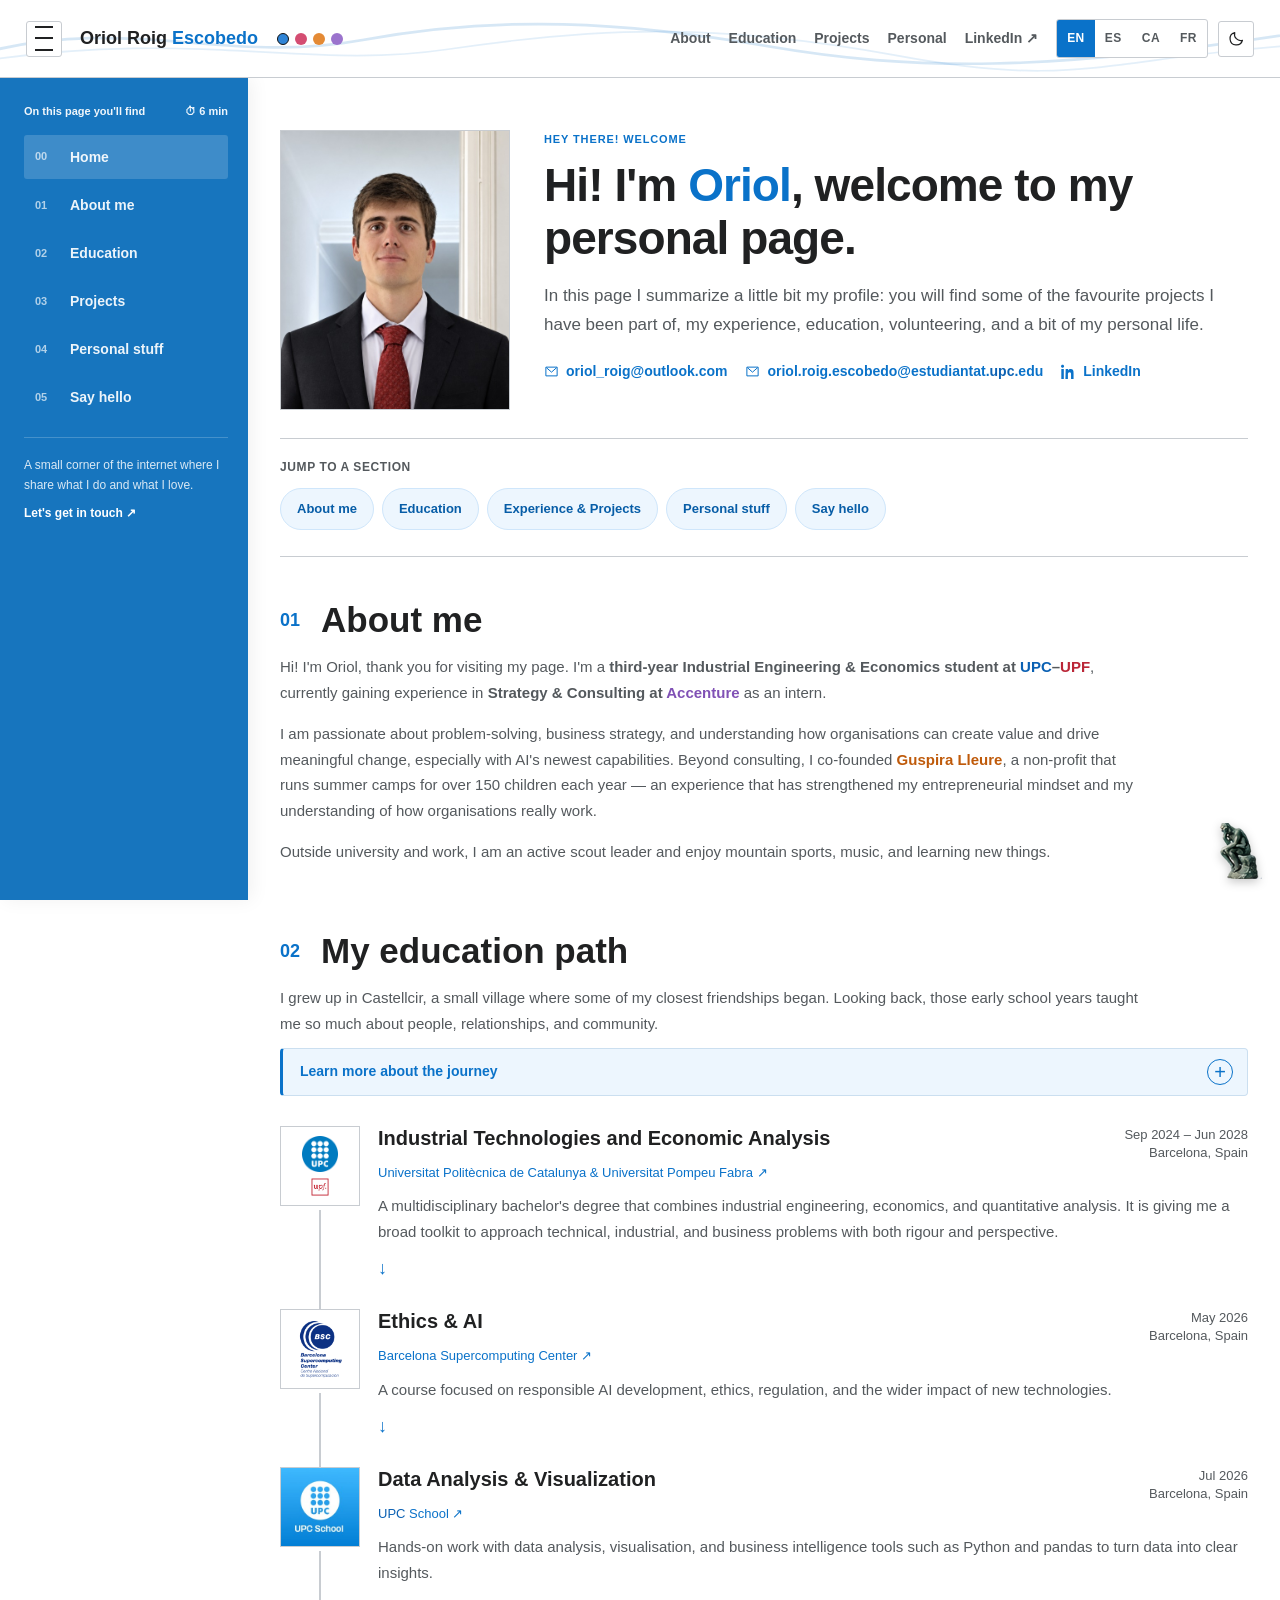
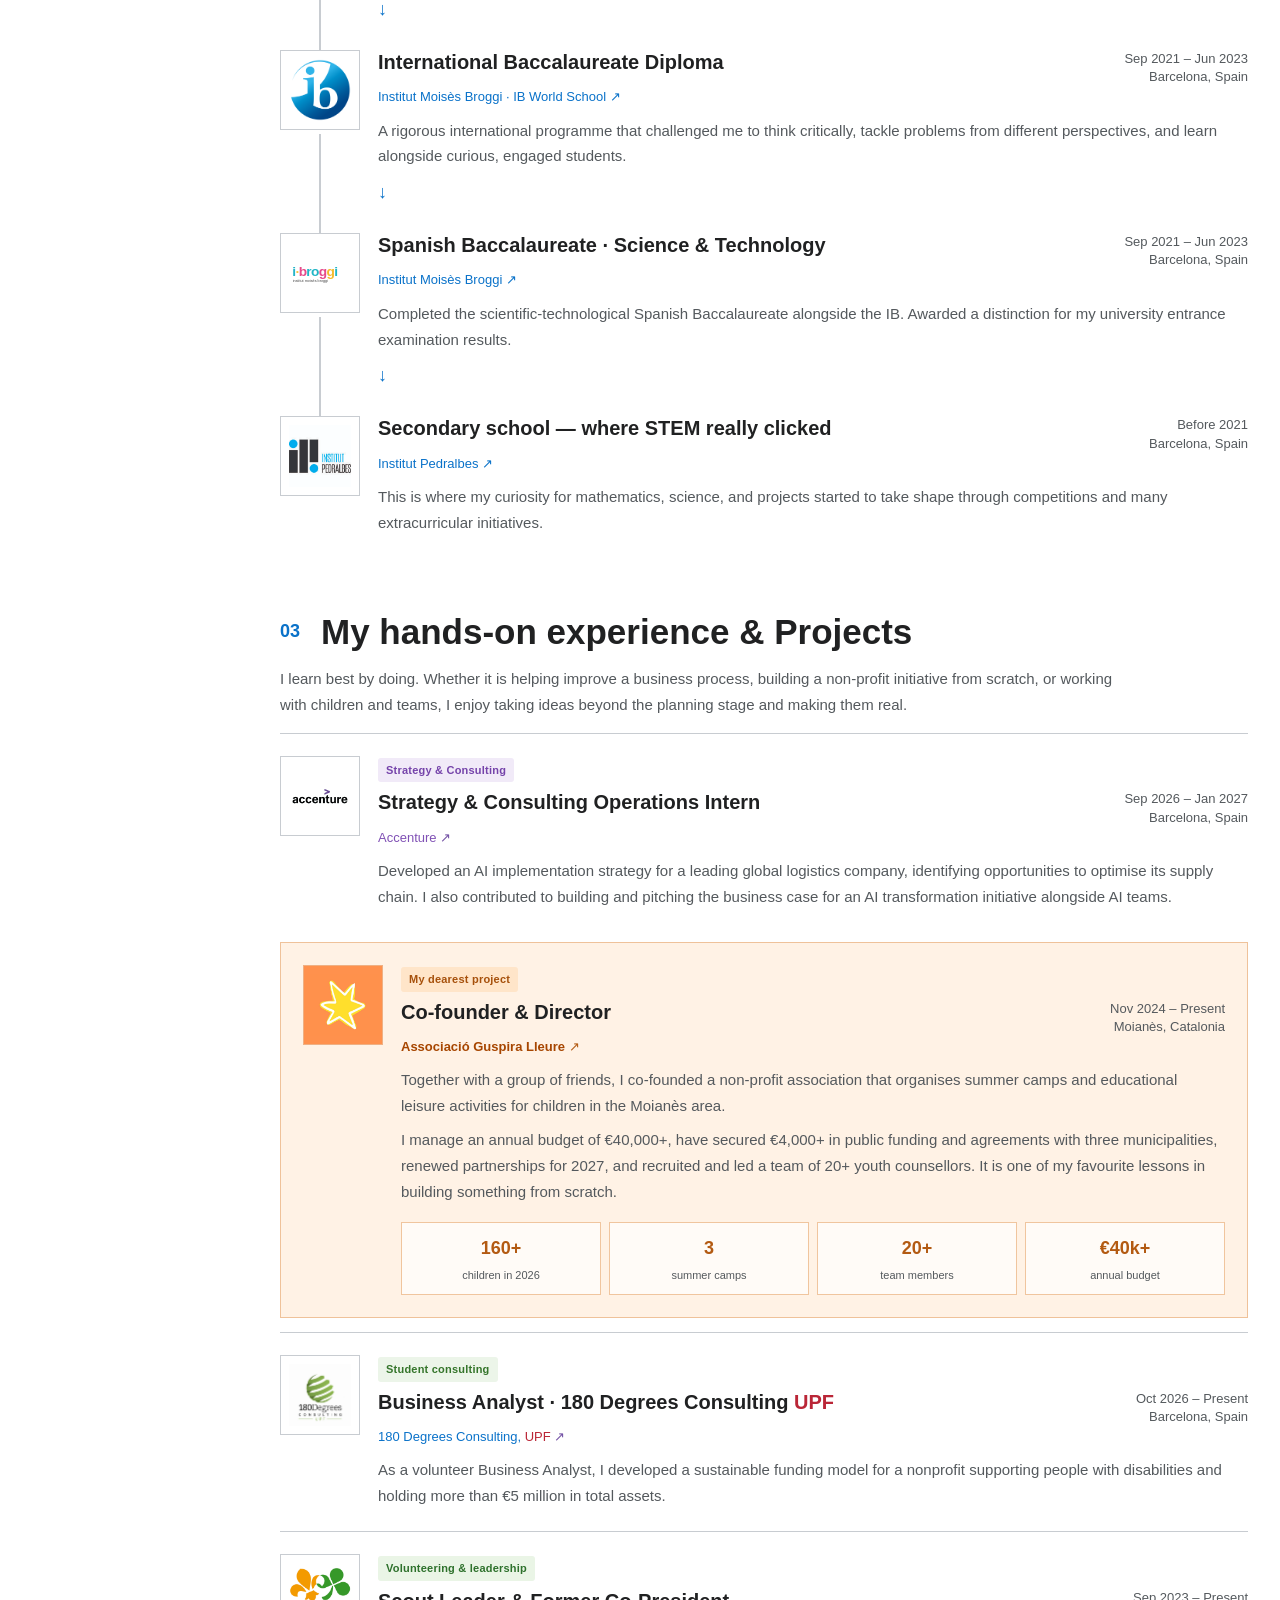
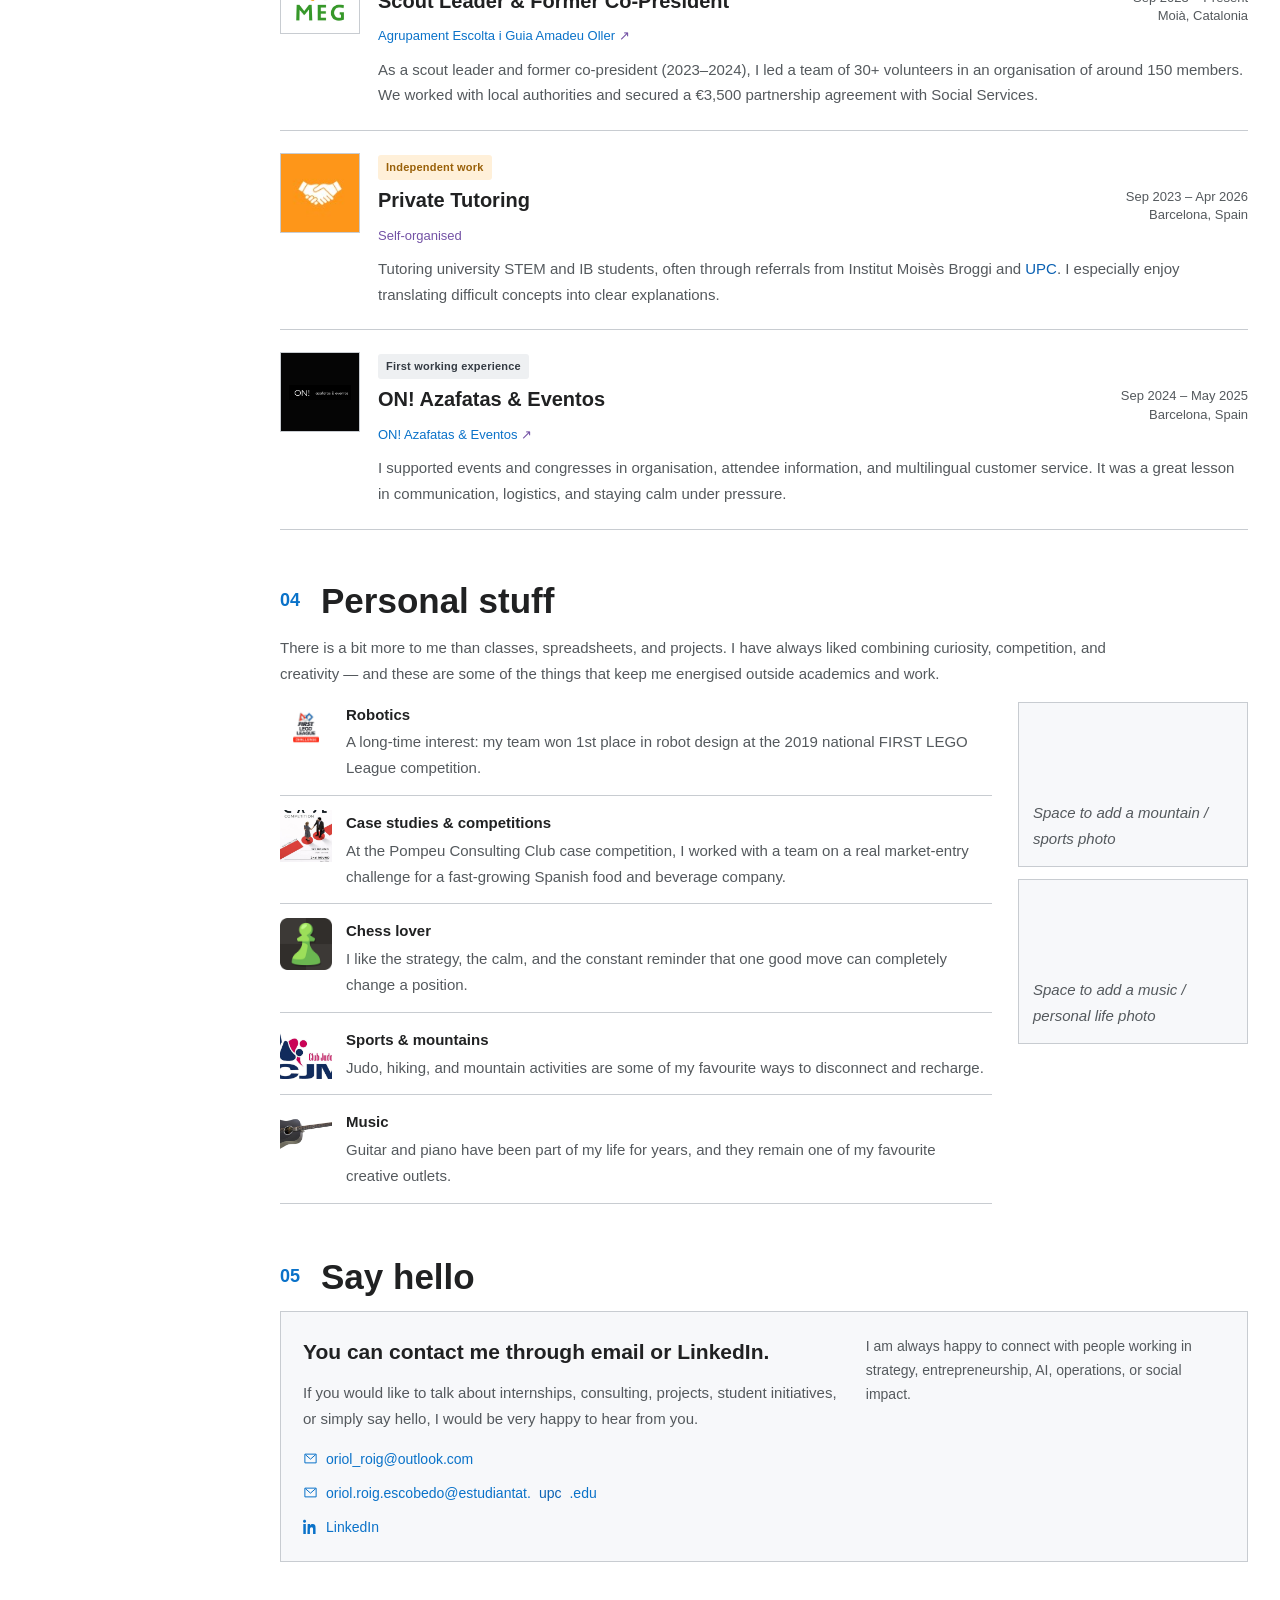
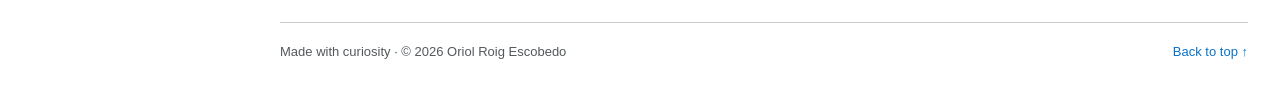
<file: index.html>
<!DOCTYPE html>
<html lang="en">
<head>
  <meta charset="UTF-8">
  <meta name="viewport" content="width=device-width, initial-scale=1">
  <meta name="theme-color" content="#ffffff">
  <meta name="description" content="Oriol Roig Escobedo's personal website.">
  <title>Oriol Roig Escobedo · Personal Page</title>
  <link rel="stylesheet" href="./assets/site.css">
  <link rel="stylesheet" href="./cms/editor.css">
</head>
<body class="sidebar-open">
  <header class="site-header">
    <div class="header-scribble" aria-hidden="true">
      <svg viewBox="0 0 1200 100" preserveAspectRatio="none">
        <path d="M-20 70 C 120 18, 210 85, 340 52 S 585 28, 720 60 S 980 94, 1220 42" stroke="var(--blue)" opacity=".18" stroke-width="3.5" fill="none"/>
        <path d="M-30 82 C 180 35, 285 92, 420 64 S 670 28, 840 72 S 1035 76, 1220 58" stroke="var(--blue)" opacity=".12" stroke-width="2.2" fill="none"/>
      </svg>
    </div>
    <button id="menuButton" class="menu-button" type="button" aria-label="Toggle page index" aria-controls="sidebar" aria-expanded="true"><span></span><span></span><span></span></button>
    <a class="site-brand" href="#home">Oriol Roig <span>Escobedo</span></a>
    <div class="accent-picker" role="group" aria-label="Website accent colour">
      <button class="accent-choice is-selected" type="button" data-choice="blue" aria-pressed="true" aria-label="Blue" title="Blue"></button>
      <button class="accent-choice" type="button" data-choice="red" aria-pressed="false" aria-label="UPF red" title="UPF red"></button>
      <button class="accent-choice" type="button" data-choice="orange" aria-pressed="false" aria-label="Orange" title="Orange"></button>
      <button class="accent-choice" type="button" data-choice="purple" aria-pressed="false" aria-label="Purple" title="Purple"></button>
    </div>
    <nav class="top-nav" aria-label="Top navigation">
      <a href="#about" id="navAbout" class="hide-md">About</a>
      <a href="#education" id="navEducation" class="hide-md">Education</a>
      <a href="#experience" id="navExperience" class="hide-md">Projects</a>
      <a href="#personal" id="navPersonal" class="hide-sm">Personal</a>
      <a href="https://www.linkedin.com/in/oriol-roig-escobedo-284932294/" target="_blank" rel="noopener noreferrer">LinkedIn ↗</a>
    </nav>
    <div class="top-tools">
      <div class="lang-switch" aria-label="Language switcher">
        <button type="button" id="langEn" class="active">EN</button>
        <button type="button" id="langEs">ES</button>
        <button type="button" id="langCa">CA</button>
        <button type="button" id="langFr">FR</button>
      </div>
      <button id="themeButton" class="theme-button" type="button" aria-label="Switch dark and light mode">
        <svg class="moon" viewBox="0 0 24 24" aria-hidden="true"><path d="M20.4 14.5A8.8 8.8 0 0 1 9.5 3.6 8.9 8.9 0 1 0 20.4 14.5Z"/></svg>
        <svg class="sun" viewBox="0 0 24 24" aria-hidden="true"><circle cx="12" cy="12" r="4"/><path d="M12 2v2m0 16v2M4.9 4.9l1.4 1.4m11.4 11.4 1.4 1.4M2 12h2m16 0h2M4.9 19.1l1.4-1.4M17.7 6.3l1.4-1.4"/></svg>
      </button>
    </div>
  </header>

  <aside class="sidebar" id="sidebar" aria-label="Page index">
    <div class="sidebar-heading">
      <div class="sidebar-title" id="sidebarTitle">On this page you'll find</div>
      <span class="reading-time" id="readingTime" title="Estimated reading time" aria-label="Estimated reading time">⏱ 5 min</span>
    </div>
    <nav class="sidebar-nav" aria-label="Section navigation">
      <a href="#home" class="active"><span class="num">00</span> <span id="sideHome">Home</span></a>
      <a href="#about"><span class="num">01</span> <span id="sideAbout">About me</span></a>
      <a href="#education"><span class="num">02</span> <span id="sideEducation">Education</span></a>
      <a href="#experience"><span class="num">03</span> <span id="sideExperience">Projects</span></a>
      <a href="#personal"><span class="num">04</span> <span id="sidePersonal">Personal stuff</span></a>
      <a href="#contact"><span class="num">05</span> <span id="sideContact">Say hello</span></a>
    </nav>
    <div class="sidebar-bottom">
      <span id="sidebarBottom">A small corner of the internet where I share what I do and what I love.</span>
      <div style="margin-top:8px"><a href="mailto:oriol_roig@outlook.com" id="sidebarCta">Let's get in touch ↗</a></div>
    </div>
  </aside>
  <div class="mobile-scrim" id="mobileScrim" aria-hidden="true"></div>

  <main class="page" id="main-content">
    <div class="content">
      <section class="hero" id="home" aria-labelledby="homeHeading">
        <div class="hero-main">
          <div class="portrait"><img src="./assets/images/image-01-b46bd8285158.jpg" alt="Portrait of Oriol Roig Escobedo"></div>
          <div>
            <p class="eyebrow" id="heroEyebrow">Hey there! Welcome</p>
            <h1 id="homeHeading">Hi! I'm <span class="name-accent">Oriol</span>, welcome to my personal page.</h1>
            <p class="hero-subtitle" id="heroSubtitle">In this page I summarize a little bit my profile: you will find some of the favourite projects I have been part of, my experience, education, volunteering, and a bit of my personal life.</p>
            <div class="hero-contacts" aria-label="Quick contact links">
              <a href="mailto:oriol_roig@outlook.com" class="tiny-link"><svg viewBox="0 0 24 24" aria-hidden="true"><path d="M3 5h18v14H3z" fill="none" stroke="currentColor" stroke-width="1.6"/><path d="m4 6 8 7 8-7" fill="none" stroke="currentColor" stroke-width="1.6"/></svg><span>oriol_roig@outlook.com</span></a>
              <a href="mailto:oriol.roig.escobedo@estudiantat.upc.edu" class="tiny-link"><svg viewBox="0 0 24 24" aria-hidden="true"><path d="M3 5h18v14H3z" fill="none" stroke="currentColor" stroke-width="1.6"/><path d="m4 6 8 7 8-7" fill="none" stroke="currentColor" stroke-width="1.6"/></svg><span>oriol.roig.escobedo@estudiantat.upc.edu</span></a>
              <a href="https://www.linkedin.com/in/oriol-roig-escobedo-284932294/" target="_blank" rel="noopener noreferrer" class="tiny-link"><svg viewBox="0 0 24 24" aria-hidden="true"><path d="M4.98 3.5C4.98 4.88 3.87 6 2.49 6S0 4.88 0 3.5 1.11 1 2.49 1s2.49 1.12 2.49 2.5ZM.5 8h4V24h-4Zm7 0h3.84v2.2h.06c.54-1.02 1.86-2.2 3.83-2.2 4.1 0 4.86 2.7 4.86 6.2V24h-4v-7.02c0-1.67-.03-3.82-2.33-3.82-2.34 0-2.7 1.83-2.7 3.7V24h-4Z"/></svg><span>LinkedIn</span></a>
            </div>
          </div>
        </div>
        <div class="hero-bottom">
          <div class="jump-label" id="jumpLabel">Jump to a section</div>
          <div class="quick-links">
            <a href="#about" id="jumpAbout">About me</a>
            <a href="#education" id="jumpEducation">Education</a>
            <a href="#experience" id="jumpExperience">Experience & Projects</a>
            <a href="#personal" id="jumpPersonal">Personal stuff</a>
            <a href="#contact" id="jumpContact">Say hello</a>
          </div>
        </div>
      </section>

      <section class="content-section" id="about">
        <div class="section-heading"><span class="section-index">01</span><h2 id="aboutTitle">About me</h2></div>
        <div class="about-text" id="aboutText">
          <p>Hi! I'm Oriol, thank you for visiting my page. I'm a <strong>third-year Industrial Engineering & Economics student at UPC–UPF</strong>, currently gaining experience in <strong>Strategy & Consulting at Accenture</strong> as an intern.</p>
          <p>I am passionate about problem-solving, business strategy, and understanding how organisations can create value and drive meaningful change, especially with AI's newest capabilities. Beyond consulting, I co-founded <a href="https://guspiralleure.cat/" target="_blank" rel="noopener noreferrer">Guspira Lleure</a>, a non-profit that runs summer camps for over 150 children each year — an experience that has strengthened my entrepreneurial mindset and my understanding of how organisations really work.</p>
          <p>Outside university and work, I am an active scout leader and enjoy mountain sports, music, and learning new things.</p>
        </div>
      </section>

      <section class="content-section" id="education">
        <div class="section-heading"><span class="section-index">02</span><h2 id="educationTitle">My education path</h2></div>
        <div class="section-intro education-teaser" id="educationIntro">
          <p>I grew up in Castellcir, a small village where some of my closest friendships began. Looking back, those early school years taught me so much about people, relationships, and community.</p>
        </div>
        <details class="education-story">
          <summary class="story-toggle"><span id="educationSummary">Learn more about the journey</span><span class="story-plus" aria-hidden="true">+</span></summary>
          <div class="story-copy" id="educationStory">
            <p>I then moved to <strong>Institut Pedralbes in Barcelona</strong> for secondary school, where my interest in STEM subjects began to grow — especially mathematics. I have always been eager to learn, so I took part in as many projects and competitions as I could.</p>
            <p>Later, I joined <strong>Institut Moisès Broggi</strong>, where I was selected among 25 students from more than 250 applicants to follow a demanding programme combining the <strong>International Baccalaureate and the Spanish Baccalaureate</strong>. That environment strengthened my analytical skills, broadened the way I approached problems, and showed me the value of excellence and hard work.</p>
            <p>After those two great years, I chose a degree that combines two fields I find essential to understanding today's world: <strong>industrial engineering and economics</strong>. At UPC and UPF I am developing technical, analytical, and interpersonal skills through challenging coursework, constant teamwork, and applied projects.</p>
            <p>Alongside my degree, I have explored new topics through an <strong>Ethics & AI course at the Barcelona Supercomputing Center</strong>, a <strong>Data Analysis & Visualization course at UPC School</strong>, and the <strong>McKinsey Forward programme</strong>. All of them have made me even more eager to keep learning.</p>
          </div>
        </details>
        <ol class="timeline">
          <li class="timeline-item">
            <div class="logo-box"><div class="dual-logo"><img src="./assets/images/image-02-377773fa9c58.png" alt="UPC logo"><img src="./assets/images/image-03-6361e044b5d5.png" alt="UPF logo"></div></div>
            <div>
              <div class="entry-top"><h3><a class="degree-title-link" id="edu1Title" href="https://www.upc.edu/ca/graus/[base64]" target="_blank" rel="noopener noreferrer" title="Official degree programme (UPC)">Industrial Technologies and Economic Analysis</a></h3><div class="entry-meta" id="edu1Meta">Sep 2024 – Jun 2028<br>Barcelona, Spain</div></div>
              <div class="entry-org"><a href="https://www.upc.edu/en" target="_blank" rel="noopener noreferrer">Universitat Politècnica de Catalunya</a> & <a href="https://www.upf.edu/en/" target="_blank" rel="noopener noreferrer">Universitat Pompeu Fabra</a> ↗</div>
              <p class="entry-desc" id="edu1Desc">A multidisciplinary bachelor's degree that combines industrial engineering, economics, and quantitative analysis. It is giving me a broad toolkit to approach technical, industrial, and business problems with both rigour and perspective.</p>
              <div class="timeline-arrow" aria-hidden="true">↓</div>
            </div>
          </li>
          <li class="timeline-item">
            <div class="logo-box"><img src="./assets/images/image-04-1361444889ec.png" alt="Barcelona Supercomputing Center logo"></div>
            <div>
              <div class="entry-top"><h3 id="edu2Title">Ethics & AI</h3><div class="entry-meta" id="edu2Meta">May 2026<br>Barcelona, Spain</div></div>
              <div class="entry-org"><a href="https://www.bsc.es/" target="_blank" rel="noopener noreferrer">Barcelona Supercomputing Center</a> ↗</div>
              <p class="entry-desc" id="edu2Desc">A course focused on responsible AI development, ethics, regulation, and the wider impact of new technologies.</p>
              <div class="timeline-arrow" aria-hidden="true">↓</div>
            </div>
          </li>
          <li class="timeline-item">
            <div class="logo-box logo-box-upc-school"><img src="./assets/images/image-05-5faf7da1a2e1.png" alt="UPC School logo"></div>
            <div>
              <div class="entry-top"><h3 id="edu3Title">Data Analysis & Visualization</h3><div class="entry-meta" id="edu3Meta">Jul 2026<br>Barcelona, Spain</div></div>
              <div class="entry-org"><a href="https://www.talent.upc.edu/" target="_blank" rel="noopener noreferrer">UPC School</a> ↗</div>
              <p class="entry-desc" id="edu3Desc">Hands-on work with data analysis, visualisation, and business intelligence tools such as Python and pandas to turn data into clear insights.</p>
              <div class="timeline-arrow" aria-hidden="true">↓</div>
            </div>
          </li>
          <li class="timeline-item">
            <div class="logo-box"><img src="./assets/images/image-06-4294e26e6e72.png" alt="International Baccalaureate logo"></div>
            <div>
              <div class="entry-top"><h3 id="edu4Title">International Baccalaureate Diploma</h3><div class="entry-meta" id="edu4Meta">Sep 2021 – Jun 2023<br>Barcelona, Spain</div></div>
              <div class="entry-org"><a href="https://institutbroggi.org/" target="_blank" rel="noopener noreferrer">Institut Moisès Broggi</a> · <a href="https://www.ibo.org/school/050652/" target="_blank" rel="noopener noreferrer">IB World School</a> ↗</div>
              <p class="entry-desc" id="edu4Desc">A rigorous international programme that challenged me to think critically, tackle problems from different perspectives, and learn alongside curious, engaged students.</p>
              <div class="timeline-arrow" aria-hidden="true">↓</div>
            </div>
          </li>
          <li class="timeline-item">
            <div class="logo-box"><img src="./assets/images/image-07-02ffb0ac44a2.svg" alt="Stylised Institut Moisès Broggi wordmark"></div>
            <div>
              <div class="entry-top"><h3 id="eduSpanishTitle">Spanish Baccalaureate · Science & Technology</h3><div class="entry-meta" id="eduSpanishMeta">Sep 2021 – Jun 2023<br>Barcelona, Spain</div></div>
              <div class="entry-org"><a href="https://institutbroggi.org/" target="_blank" rel="noopener noreferrer">Institut Moisès Broggi</a> ↗</div>
              <p class="entry-desc" id="eduSpanishDesc">Completed the scientific-technological Spanish Baccalaureate alongside the IB. Awarded a distinction for my university entrance examination results.</p>
              <div class="timeline-arrow" aria-hidden="true">↓</div>
            </div>
          </li>
          <li class="timeline-item">
            <div class="logo-box"><img src="./assets/images/image-08-d32bd97ada87.png" alt="Institut Pedralbes logo"></div>
            <div>
              <div class="entry-top"><h3 id="edu5Title">Secondary school — where STEM really clicked</h3><div class="entry-meta" id="edu5Meta">Before 2021<br>Barcelona, Spain</div></div>
              <div class="entry-org"><a href="https://www.institutpedralbes.cat/" target="_blank" rel="noopener noreferrer">Institut Pedralbes</a> ↗</div>
              <p class="entry-desc" id="edu5Desc">This is where my curiosity for mathematics, science, and projects started to take shape through competitions and many extracurricular initiatives.</p>
            </div>
          </li>
        </ol>
      </section>

      <section class="content-section" id="experience">
        <div class="section-heading"><span class="section-index">03</span><h2 id="experienceTitle">My hands-on experience & Projects</h2></div>
        <div class="section-intro" id="experienceIntro"><p>I learn best by doing. Whether it is helping improve a business process, building a non-profit initiative from scratch, or working with children and teams, I enjoy taking ideas beyond the planning stage and making them real.</p></div>

        <div class="experience-list">
          <article class="experience-item">
            <div class="logo-box"><img src="./assets/images/image-09-ddbdec0da8a4.png" alt="Accenture logo"></div>
            <div>
              <span class="category-pill" id="accTag">Strategy &amp; Consulting</span>
              <div class="entry-top"><h3 id="accTitle">Strategy & Consulting Operations Intern</h3><div class="entry-meta" id="accMeta">Sep 2026 – Jan 2027<br>Barcelona, Spain</div></div>
              <div class="entry-org"><a href="https://www.accenture.com/" target="_blank" rel="noopener noreferrer">Accenture</a> ↗</div>
              <p class="entry-desc" id="accDesc">Developed an AI implementation strategy for a leading global logistics company, identifying opportunities to optimise its supply chain. I also contributed to building and pitching the business case for an AI transformation initiative alongside AI teams.</p>
            </div>
          </article>

          <article class="feature-card">
            <div class="feature-header">
              <div class="logo-box logo-box-guspira"><img src="./assets/images/image-10-561af6f31fa5.png" alt="Guspira logo"></div>
              <div>
                <span class="category-pill" id="gusTag">My dearest project</span>
                <div class="entry-top"><h3 id="gusTitle">Co-founder & Director</h3><div class="entry-meta" id="gusMeta">Nov 2024 – Present<br>Moianès, Catalonia</div></div>
                <div class="entry-org"><a href="https://guspiralleure.cat/" target="_blank" rel="noopener noreferrer">Associació Guspira Lleure</a> ↗</div>
                <p class="entry-desc" id="gusDesc1">Together with a group of friends, I co-founded a non-profit association that organises summer camps and educational leisure activities for children in the Moianès area.</p>
                <p class="entry-desc" id="gusDesc2">I manage an annual budget of €40,000+, have secured €4,000+ in public funding and agreements with three municipalities, renewed partnerships for 2027, and recruited and led a team of 20+ youth counsellors. It is one of my favourite lessons in building something from scratch.</p>
              </div>
            </div>
            <div class="metrics" aria-label="Guspira figures">
              <div class="metric"><strong>160+</strong><span id="metric1">children in 2026</span></div>
              <div class="metric"><strong>3</strong><span id="metric2">summer camps</span></div>
              <div class="metric"><strong>20+</strong><span id="metric3">team members</span></div>
              <div class="metric"><strong>€40k+</strong><span id="metric4">annual budget</span></div>
            </div>
          </article>

          <article class="experience-item">
            <div class="logo-box"><img src="./assets/images/image-11-f1f313063980.png" alt="180 Degrees Consulting UPF logo"></div>
            <div>
              <span class="category-pill" id="d180Tag">Student consulting</span>
              <div class="entry-top"><h3 id="d180Title">Business Analyst · 180 Degrees Consulting UPF</h3><div class="entry-meta" id="d180Meta">Oct 2026 – Present<br>Barcelona, Spain</div></div>
              <div class="entry-org"><a href="https://www.180dc.org/branches/upf" target="_blank" rel="noopener noreferrer">180 Degrees Consulting, UPF</a> ↗</div>
              <p class="entry-desc" id="d180Desc">As a volunteer Business Analyst, I developed a sustainable funding model for a nonprofit supporting people with disabilities and holding more than €5 million in total assets.</p>
            </div>
          </article>

          <article class="experience-item">
            <div class="logo-box"><img src="./assets/images/image-12-bdd209c886e2.png" alt="Minyons Escoltes i Guies (MEG) logo"></div>
            <div>
              <span class="category-pill" id="scoutTag">Volunteering & leadership</span>
              <div class="entry-top"><h3 id="scoutTitle">Scout Leader & Former Co-President</h3><div class="entry-meta" id="scoutMeta">Sep 2023 – Present<br>Moià, Catalonia</div></div>
              <div class="entry-org"><a href="https://demarcacions.escoltesiguies.cat/catalunyacentral/estatic/agrupaments" target="_blank" rel="noopener noreferrer">Agrupament Escolta i Guia Amadeu Oller</a> ↗</div>
              <p class="entry-desc" id="scoutDesc">As a scout leader and former co-president (2023–2024), I led a team of 30+ volunteers in an organisation of around 150 members. We worked with local authorities and secured a €3,500 partnership agreement with Social Services.</p>
            </div>
          </article>

          <article class="experience-item">
            <div class="logo-box logo-box-tutor"><img src="./assets/images/image-13-4754b5a7d8b1.png" alt="Orange handshake icon for private tutoring"></div>
            <div>
              <span class="category-pill" id="tutorTag">Independent work</span>
              <div class="entry-top"><h3 id="tutorTitle">Private Tutoring</h3><div class="entry-meta" id="tutorMeta">Sep 2023 – Apr 2026<br>Barcelona, Spain</div></div>
              <div class="entry-org" id="tutorOrg">Self-organised</div>
              <p class="entry-desc" id="tutorDesc">Tutoring university STEM and IB students, often through referrals from Institut Moisès Broggi and UPC. I especially enjoy translating difficult concepts into clear explanations.</p>
            </div>
          </article>

          <article class="experience-item" style="border-bottom:1px solid var(--line)">
            <div class="logo-box logo-box-events"><img src="./assets/images/image-14-d105048c474d.png" alt="ON! Azafatas & Eventos logo"></div>
            <div>
              <span class="category-pill" id="onTag">First working experience</span>
              <div class="entry-top"><h3 id="onTitle">ON! Azafatas & Eventos</h3><div class="entry-meta" id="onMeta">Sep 2024 – May 2025<br>Barcelona, Spain</div></div>
              <div class="entry-org"><a href="https://onazafatasyeventos.es/" target="_blank" rel="noopener noreferrer">ON! Azafatas & Eventos</a> ↗</div>
              <p class="entry-desc" id="onDesc">I supported events and congresses in organisation, attendee information, and multilingual customer service. It was a great lesson in communication, logistics, and staying calm under pressure.</p>
            </div>
          </article>
        </div>
      </section>

      <section class="content-section" id="personal">
        <div class="section-heading"><span class="section-index">04</span><h2 id="personalTitle">Personal stuff</h2></div>
        <div class="section-intro" id="personalIntro"><p>There is a bit more to me than classes, spreadsheets, and projects. I have always liked combining curiosity, competition, and creativity — and these are some of the things that keep me energised outside academics and work.</p></div>
        <div class="personal-area">
          <div>
            <div class="interest"><span class="interest-icon"><img src="./assets/images/image-15-fecf4ad3f372.png" alt="FIRST LEGO League logo"></span><div><strong id="p1Title">Robotics</strong><p id="p1Desc">A long-time interest: my team won 1st place in robot design at the 2019 national FIRST LEGO League competition.</p></div></div>
            <div class="interest"><span class="interest-icon is-poster"><img src="./assets/images/image-16-01975358c858.png" alt="Case competition poster"></span><div><strong id="p2Title">Case studies & competitions</strong><p id="p2Desc">At the Pompeu Consulting Club case competition, I worked with a team on a real market-entry challenge for a fast-growing Spanish food and beverage company.</p></div></div>
            <div class="interest"><span class="interest-icon"><img src="./assets/images/image-17-874aaf0757a5.png" alt="Chess pawn icon"></span><div><strong id="p3Title">Chess lover</strong><p id="p3Desc">I like the strategy, the calm, and the constant reminder that one good move can completely change a position.</p></div></div>
            <div class="interest"><span class="interest-icon is-judo"><img src="./assets/images/image-18-8b243dbaeff6.png" alt="Club Judo Moià logo"></span><div><strong id="p4Title">Sports & mountains</strong><p id="p4Desc">Judo, hiking, and mountain activities are some of my favourite ways to disconnect and recharge.</p></div></div>
            <div class="interest"><span class="interest-icon is-guitar"><img src="./assets/images/image-19-8d31fa68021e.png" alt="Black acoustic guitar"></span><div><strong id="p5Title">Music</strong><p id="p5Desc">Guitar and piano have been part of my life for years, and they remain one of my favourite creative outlets.</p></div></div>
          </div>
          <div class="photo-stack">
            <div class="photo-card" id="photoPlaceholder1">Space to add a mountain / sports photo</div>
            <div class="photo-card" id="photoPlaceholder2">Space to add a music / personal life photo</div>
          </div>
        </div>
      </section>

      <section class="contact-section" id="contact">
        <div class="section-heading"><span class="section-index">05</span><h2 id="contactTitle">Say hello</h2></div>
        <div class="contact-card">
          <div>
            <h3 id="contactHeading">You can contact me through email or LinkedIn.</h3>
            <p class="contact-copy" id="contactCopy">If you would like to talk about internships, consulting, projects, student initiatives, or simply say hello, I would be very happy to hear from you.</p>
            <div class="contact-links">
              <a href="mailto:oriol_roig@outlook.com"><svg viewBox="0 0 24 24" aria-hidden="true"><path d="M3 5h18v14H3z" fill="none" stroke="currentColor" stroke-width="1.6"/><path d="m4 6 8 7 8-7" fill="none" stroke="currentColor" stroke-width="1.6"/></svg><span>oriol_roig@outlook.com</span></a>
              <a href="mailto:oriol.roig.escobedo@estudiantat.upc.edu"><svg viewBox="0 0 24 24" aria-hidden="true"><path d="M3 5h18v14H3z" fill="none" stroke="currentColor" stroke-width="1.6"/><path d="m4 6 8 7 8-7" fill="none" stroke="currentColor" stroke-width="1.6"/></svg><span>oriol.roig.escobedo@estudiantat.upc.edu</span></a>
              <a href="https://www.linkedin.com/in/oriol-roig-escobedo-284932294/" target="_blank" rel="noopener noreferrer"><svg viewBox="0 0 24 24" aria-hidden="true"><path d="M4.98 3.5C4.98 4.88 3.87 6 2.49 6S0 4.88 0 3.5 1.11 1 2.49 1s2.49 1.12 2.49 2.5ZM.5 8h4V24h-4Zm7 0h3.84v2.2h.06c.54-1.02 1.86-2.2 3.83-2.2 4.1 0 4.86 2.7 4.86 6.2V24h-4v-7.02c0-1.67-.03-3.82-2.33-3.82-2.34 0-2.7 1.83-2.7 3.7V24h-4Z"/></svg><span>LinkedIn</span></a>
            </div>
          </div>
          <div class="contact-note" id="contactNote">I am always happy to connect with people working in strategy, entrepreneurship, AI, operations, or social impact.</div>
        </div>
      </section>

      <footer class="footer">
        <div id="footerCopy">Made with curiosity · © <span id="year"></span> Oriol Roig Escobedo</div>
        <div class="footer-links"><a href="#home" id="footerBack">Back to top ↑</a></div>
      </footer>
    </div>
  </main>

  <button id="autoScrollButton" class="auto-scroll-button" type="button" aria-label="Start automatic scrolling" aria-pressed="false" title="Start automatic scrolling">
    <img class="scroll-thinker" src="./assets/images/image-20-11db0fe07f67.png" width="64" height="110" alt="" aria-hidden="true">
    <span class="scroll-pause-indicator" aria-hidden="true">Ⅱ</span>
  </button>
  <script src="./cms/content/translations.js"></script>
  <script src="./assets/site.js"></script>
  <script src="./cms/interface.js"></script>
  <script src="./cms/advanced.js"></script>
  <script src="./cms/publish.js"></script>
  <script src="./cms/editor.js"></script>
</body>
</html>
</file>
<file: assets/site.css>
:root {
      --blue: #0b61b3;
      --blue-deep: #0a4f93;
      --blue-soft: #edf5fc;
      --purple: #7352a5;
      --purple-soft: #f1ecf8;
      --orange: #f28a31;
      --orange-soft: #fff2e5;
      --background: #ffffff;
      --surface: #ffffff;
      --surface-alt: #f7f8fa;
      --sidebar-bg: #0b61b3;
      --sidebar-bg-2: #0a569f;
      --text: #202122;
      --muted: #54595d;
      --line: #c8ccd1;
      --line-strong: #a2a9b1;
      --shadow: rgba(0,0,0,.06);
      --radius-sm: 3px;
      --radius-md: 5px;
      --header-height: 78px;
      --sidebar-width: 248px;
      --content-width: 1020px;
      --body-font: -apple-system, BlinkMacSystemFont, "Segoe UI", Arial, Helvetica, sans-serif;
      --ui-font: -apple-system, BlinkMacSystemFont, "Segoe UI", Arial, Helvetica, sans-serif;
      color-scheme: light;
    }
    html[data-theme="dark"] {
      --blue: #73b9ff;
      --blue-deep: #4ea6ff;
      --blue-soft: #1b2f45;
      --purple: #c8b0ec;
      --purple-soft: #32283b;
      --orange: #ffb06f;
      --orange-soft: #3e2f22;
      --background: #16191d;
      --surface: #1f2328;
      --surface-alt: #20262d;
      --sidebar-bg: #174a7c;
      --sidebar-bg-2: #133d67;
      --text: #eaecf0;
      --muted: #c8ccd1;
      --line: #4b5560;
      --line-strong: #6b7480;
      --shadow: rgba(0,0,0,.28);
      color-scheme: dark;
    }
    * { box-sizing: border-box; }
    html { scroll-behavior: smooth; scroll-padding-top: 95px; }
    body { margin: 0; background: var(--background); color: var(--text); font-family: var(--body-font); font-size: 15px; line-height: 1.72; }
    img { display: block; max-width: 100%; }
    a { color: var(--blue); text-decoration: none; }
    a:hover { text-decoration: underline; }
    button { font: inherit; cursor: pointer; }
    h1,h2,h3,p { margin-top: 0; }
    .ui, .site-header, .sidebar, .quick-links, .theme-button, .lang-switch, .category-pill, .section-index, .jump-label, .entry-meta, .entry-org, .footer, .hero-contacts, .contact-card, .top-nav, .menu-button { font-family: var(--ui-font); }
    .site-header {
      position: sticky; top: 0; z-index: 50; height: var(--header-height);
      background: var(--background); border-bottom: 1px solid var(--line);
      display: flex; align-items: center; gap: 18px; padding: 0 26px; overflow: hidden;
    }
    .header-scribble { position: absolute; inset: auto 0 0 0; height: 100%; pointer-events: none; opacity: .9; }
    .header-scribble svg { position: absolute; inset: 0; width: 100%; height: 100%; }
    .site-header > *:not(.header-scribble) { position: relative; z-index: 1; }
    .menu-button {
      width: 36px; height: 36px; border: 1px solid var(--line); background: var(--surface);
      border-radius: var(--radius-sm); display: grid; place-items: center; padding: 0;
    }
    .menu-button span { display: block; width: 18px; height: 2px; background: var(--text); margin: 2px 0; }
    .site-brand { font-family: var(--ui-font); font-weight: 700; font-size: 18px; color: var(--text); white-space: nowrap; }
    .site-brand span { color: var(--blue); }
    .top-nav { margin-left: auto; display: flex; align-items: center; gap: 18px; }
    .top-nav a { color: var(--muted); font-size: 14px; font-weight: 600; white-space: nowrap; }
    .top-nav a:hover { color: var(--blue); text-decoration: none; }
    .top-tools { display: flex; align-items: center; gap: 10px; }
    .lang-switch {
      display: inline-flex; align-items: center; border: 1px solid var(--line); background: var(--surface);
      border-radius: var(--radius-sm); overflow: hidden;
    }
    .lang-switch button {
      border: 0; background: transparent; color: var(--muted); padding: 8px 10px; font-size: 12px; font-weight: 700; letter-spacing: .04em;
    }
    .lang-switch button.active { background: var(--blue); color: white; }
    .theme-button {
      width: 36px; height: 36px; border: 1px solid var(--line); background: var(--surface); color: var(--text);
      border-radius: var(--radius-sm); display: grid; place-items: center;
    }
    .theme-button svg { width: 17px; height: 17px; fill: none; stroke: currentColor; stroke-width: 1.7; stroke-linecap: round; stroke-linejoin: round; }
    .theme-button .sun { display: none; }
    html[data-theme="dark"] .theme-button .sun { display: block; }
    html[data-theme="dark"] .theme-button .moon { display: none; }

    .sidebar {
      position: fixed; top: var(--header-height); left: 0; bottom: 0; width: var(--sidebar-width);
      background: linear-gradient(180deg, var(--sidebar-bg), var(--sidebar-bg-2)); color: white;
      padding: 24px 20px 24px 24px; overflow-y: auto; transform: translateX(-101%); transition: transform .22s ease;
      box-shadow: 4px 0 18px var(--shadow); z-index: 35;
    }
    body.sidebar-open .sidebar { transform: translateX(0); }
    .sidebar-title { font-family: var(--ui-font); font-size: 12px; font-weight: 700; letter-spacing: .05em; text-transform: none; opacity: .94; margin: 0 0 14px; }
    .sidebar-nav { display: grid; gap: 4px; }
    .sidebar-nav a {
      display: flex; gap: 11px; align-items: center; color: rgba(255,255,255,.92); font-family: var(--ui-font);
      font-size: 14px; font-weight: 600; padding: 10px 11px; border-radius: var(--radius-sm);
    }
    .sidebar-nav a:hover, .sidebar-nav a.active { background: rgba(255,255,255,.13); text-decoration: none; }
    .sidebar-nav .num { width: 24px; font-size: 11px; opacity: .72; font-weight: 700; }
    .sidebar-bottom {
      margin-top: 18px; padding-top: 18px; border-top: 1px solid rgba(255,255,255,.2); color: rgba(255,255,255,.84);
      font-family: var(--ui-font); font-size: 12px; line-height: 1.65;
    }
    .sidebar-bottom a { color: #ffffff; font-weight: 700; }
    .mobile-scrim { display: none; }

    .page { min-width: 0; transition: margin-left .22s ease; }
    body.sidebar-open .page { margin-left: var(--sidebar-width); }
    .content { max-width: calc(var(--content-width) + 64px); margin: 0 auto; padding: 0 32px; }

    .hero { padding: 52px 0 26px; border-bottom: 1px solid var(--line); }
    .hero-main { display: grid; grid-template-columns: 230px minmax(0,1fr); gap: 34px; align-items: start; }
    .portrait { width: 230px; height: 280px; border: 1px solid var(--line); overflow: hidden; background: #eff3f8; }
    .portrait img { width: 100%; height: 100%; object-fit: cover; object-position: center 28%; }
    .eyebrow { font-family: var(--ui-font); text-transform: uppercase; font-size: 11px; letter-spacing: .08em; color: var(--blue); font-weight: 700; margin: 0 0 10px; }
    h1 { font-size: clamp(34px, 4vw, 46px); line-height: 1.16; font-weight: 750; margin: 0 0 15px; letter-spacing: -.02em; }
    .hero-subtitle { color: var(--muted); font-size: 17px; max-width: 760px; }
    .hero-contacts { margin-top: 20px; display: flex; flex-wrap: wrap; gap: 12px 18px; font-size: 14px; color: var(--muted); }
    .hero-contacts a { display: inline-flex; align-items: center; gap: 7px; font-weight: 600; }
    .hero-contacts svg, .contact-links svg, .tiny-link svg { width: 15px; height: 15px; fill: currentColor; }
    .hero-bottom { margin-top: 28px; padding-top: 18px; border-top: 1px solid var(--line); }
    .jump-label { color: var(--muted); font-size: 12px; font-weight: 700; text-transform: uppercase; letter-spacing: .05em; margin-bottom: 10px; }
    .quick-links { display: flex; flex-wrap: wrap; gap: 8px; }
    .quick-links a {
      display: inline-block; padding: 9px 16px; border: 1px solid #bddbf4;
      background: #eaf4fd; color: #07599e; border-radius: 999px; font-size: 13px;
      font-weight: 650; transition: background-color .18s ease, transform .18s ease;
    }
    .quick-links a:hover { background: #d6eafb; border-color: #8dc5f3; color: #07477c; text-decoration: none; transform: translateY(-1px); }
    html[data-theme="dark"] .quick-links a { background: #1d3b56; border-color: #467da9; color: #d2eaff; }
    html[data-theme="dark"] .quick-links a:hover { background: #295176; color: #ffffff; }
    .quick-links a:focus-visible { outline: 2px solid var(--blue); outline-offset: 3px; }
    .logo-box-tutor { padding: 0; border-color: #ffb056; }
    .logo-box-tutor img { width: 100%; height: 100%; max-height: none; max-width: none; object-fit: cover; }
    .logo-box-events { background: #050505 !important; }
    .logo-box-events img { width: 100%; max-width: 100%; max-height: 100%; object-fit: contain; }
    html[data-theme="dark"] .quick-links a { color: #fff; }
    @media (prefers-reduced-motion: reduce) { .quick-links a { transition: none; } }

    section.content-section { padding: 42px 0 8px; }
    .section-heading { display: flex; align-items: center; gap: 12px; margin-bottom: 14px; }
    .section-index {
      display: inline-block; background: transparent; border: none; color: var(--blue);
      padding: 0; border-radius: 0; font-size: 14px; font-weight: 800;
    }
    h2 { font-size: clamp(27px, 3vw, 35px); line-height: 1.18; font-weight: 700; margin: 0; }
    .section-intro, .about-text { max-width: 860px; color: var(--muted); }
    .about-text p, .section-intro p { margin-bottom: 15px; }

    details.education-story {
      margin: 18px 0 30px; border: 1px solid var(--line); background: var(--surface-alt); padding: 14px 16px;
    }
    details.education-story summary { cursor: pointer; color: var(--blue); font-family: var(--ui-font); font-size: 14px; font-weight: 700; }
    .story-copy { margin-top: 12px; color: var(--muted); }

    .timeline { list-style: none; margin: 0; padding: 0; }
    .timeline-item { display: grid; grid-template-columns: 80px minmax(0,1fr); gap: 18px; position: relative; padding-bottom: 25px; }
    .timeline-item:not(:last-child)::before {
      content: ""; position: absolute; left: 39px; top: 84px; bottom: 0; width: 2px; background: var(--line);
    }
    .logo-box {
      width: 80px; height: 80px; background: white; border: 1px solid var(--line); padding: 8px;
      display: grid; place-items: center; position: relative; z-index: 1;
    }
    html[data-theme="dark"] .logo-box { background: #fff; }
    .logo-box img { max-width: 100%; max-height: 100%; object-fit: contain; }
    .dual-logo { display:flex; flex-direction:column; gap:6px; align-items:center; justify-content:center; width:100%; }
    .dual-logo img:first-child { max-height: 36px; }
    .dual-logo img:last-child { max-height: 18px; }
    .entry-top { display: flex; justify-content: space-between; gap: 16px; align-items: flex-start; }
    .entry-top h3 { font-size: 20px; line-height: 1.25; margin: 0 0 4px; font-weight: 700; }
    .entry-meta { color: var(--muted); font-size: 13px; line-height: 1.4; text-align: right; white-space: nowrap; }
    .entry-org { font-family: var(--ui-font); font-size: 13px; color: var(--blue); margin-bottom: 9px; }
    .entry-desc { color: var(--muted); margin: 0; }
    .entry-desc + .entry-desc { margin-top: 8px; }
    .timeline-arrow { color: var(--blue); font-size: 18px; margin-top: 8px; }

    .legend { display: flex; flex-wrap: wrap; gap: 14px; margin: 10px 0 18px; font-family: var(--ui-font); font-size: 13px; color: var(--muted); }
    .legend .dot { display: inline-block; width: 9px; height: 9px; margin-right: 6px; }
    .legend .dot.purple { background: var(--purple); }
    .legend .dot.orange { background: var(--orange); }
    .experience-list { display: grid; gap: 0; }
    .experience-item {
      display: grid; grid-template-columns: 80px minmax(0,1fr); gap: 18px; padding: 22px 0; border-top: 1px solid var(--line);
    }
    .category-pill {
      display: inline-block; padding: 3px 8px; border-radius: var(--radius-sm); font-size: 11px; font-weight: 700;
      letter-spacing: .02em; margin-bottom: 8px; background: var(--purple-soft); color: var(--purple);
    }
    .experience-item .entry-org { color: var(--purple); }
    .feature-card {
      margin: 10px 0 14px; padding: 22px; border: 1px solid #efc29a; background: var(--orange-soft);
    }
    .feature-card .category-pill { background: #ffe2c5; color: #b35a12; }
    .feature-header { display: grid; grid-template-columns: 80px minmax(0,1fr); gap: 18px; }
    .feature-card .logo-box { border-color: #efc29a; }
    .feature-card .entry-org { color: #b35a12; }
    .metrics { display: grid; grid-template-columns: repeat(4,1fr); gap: 8px; margin: 18px 0 0 98px; }
    .metric { background: rgba(255,255,255,.7); border: 1px solid #f0c59e; padding: 10px 8px; text-align: center; }
    .metric strong { display: block; color: #b35a12; font-family: var(--ui-font); font-size: 18px; }
    .metric span { display: block; font-family: var(--ui-font); font-size: 11px; line-height: 1.4; color: var(--muted); margin-top: 4px; }

    .personal-area { display: grid; grid-template-columns: minmax(0,1fr) 230px; gap: 26px; align-items: start; }
    .interest { display: grid; grid-template-columns: 52px minmax(0,1fr); gap: 14px; padding: 14px 0; border-bottom: 1px solid var(--line); }
    .interest:first-child { padding-top: 0; }
    .interest-icon { width: 52px; height: 52px; display:flex; align-items:center; justify-content:center; overflow:hidden; }
    .interest-icon img { width: 100%; height: 100%; object-fit: contain; }
    .interest-icon.is-poster img, .interest-icon.is-guitar img, .interest-icon.is-judo img { object-fit: cover; }
    .interest-icon.is-guitar img { object-position: center; }
    .interest strong { display: block; font-family: var(--ui-font); font-size: 15px; margin-bottom: 2px; }
    .interest p { margin: 0; color: var(--muted); }
    .photo-stack { display: grid; gap: 12px; }
    .photo-card {
      min-height: 165px; border: 1px solid var(--line); background: var(--surface-alt); padding: 14px;
      display: flex; align-items: flex-end; color: var(--muted); font-style: italic;
    }

    .contact-section { padding: 44px 0 10px; }
    .contact-card {
      border: 1px solid var(--line); background: var(--surface-alt); padding: 22px;
      display: grid; grid-template-columns: 1.2fr .8fr; gap: 24px;
    }
    .contact-card h3 { font-family: var(--ui-font); font-size: 21px; margin: 0 0 10px; }
    .contact-copy { color: var(--muted); }
    .contact-links { display: grid; gap: 10px; margin-top: 14px; }
    .contact-links a, .contact-links span { display: inline-flex; align-items: center; gap: 8px; font-family: var(--ui-font); font-size: 14px; }
    .contact-note { color: var(--muted); font-size: 14px; }
    .tiny-link { display: inline-flex; align-items: center; gap: 6px; }

    .footer {
      margin-top: 50px; padding: 18px 0 32px; border-top: 1px solid var(--line);
      display: flex; justify-content: space-between; gap: 15px; align-items: center; color: var(--muted); font-size: 13px;
    }
    .footer-links { display: flex; gap: 16px; }

    @media (max-width: 1080px) {
      .top-nav a.hide-md { display: none; }
      .metrics { grid-template-columns: repeat(2,1fr); }
    }
    @media (max-width: 980px) {
      body.sidebar-open .page { margin-left: 0; }
      .mobile-scrim { display: block; position: fixed; z-index: 25; inset: var(--header-height) 0 0; background: rgba(0,0,0,.25); opacity: 0; pointer-events: none; transition: opacity .2s; }
      body.sidebar-open .mobile-scrim { opacity: 1; pointer-events: auto; }
      .content { padding: 0 22px; }
      .hero-main { grid-template-columns: 1fr; }
      .portrait { width: 190px; height: 232px; }
      .contact-card { grid-template-columns: 1fr; }
      .personal-area { grid-template-columns: 1fr; }
      .top-nav a.hide-sm { display: none; }
    }
    @media (max-width: 680px) {
      .site-header { padding: 0 12px; gap: 10px; }
      .site-brand { font-size: 15px; }
      .top-nav { gap: 8px; }
      .top-nav a { display: none; }
      .content { padding: 0 16px; }
      .hero { padding-top: 26px; }
      .hero-subtitle { font-size: 16px; }
      .timeline-item, .experience-item, .feature-header { grid-template-columns: 58px minmax(0,1fr); gap: 12px; }
      .timeline-item:not(:last-child)::before { left: 28px; top: 61px; }
      .logo-box { width: 58px; height: 58px; padding: 6px; }
      .entry-top { display: block; }
      .entry-top h3 { font-size: 19px; }
      .entry-meta { text-align: left; margin-top: 6px; }
      .metrics { margin-left: 0; }
      .footer { display: block; }
      .footer-links { margin-top: 8px; }
      .photo-card { min-height: 110px; }
    }

    /* Name highlight and the updated education teaser */
    .name-accent { color: var(--blue); }
    .degree-title-link { color: inherit; text-decoration: none; }
    .degree-title-link:hover { color: var(--blue); text-decoration: underline; text-underline-offset: 3px; }
    #educationIntro.education-teaser p { margin: 0; display: -webkit-box; -webkit-line-clamp: 2; -webkit-box-orient: vertical; overflow: hidden; }
    details.education-story { margin-top: 10px; }
    details.education-story:not([open]) { padding: 9px 12px; background: transparent; border: none; border-left: 2px solid var(--blue); }
    details.education-story summary { list-style: none; }
    details.education-story summary::-webkit-details-marker { display: none; }
    details.education-story summary::after { content: "  ↘"; }
    details.education-story[open] summary::after { content: "  ↗"; }

    /* One-click read-through control; click again to pause */
    .auto-scroll-button {
      position: fixed; z-index: 55; right: 26px; bottom: 26px;
      width: 52px; height: 52px; border-radius: 50%;
      display: grid; place-items: center; padding: 0;
      border: 2px solid white; background: #0b61b3; color: white;
      box-shadow: 0 5px 22px rgba(6, 47, 89, .23);
      transition: transform .15s ease, background .15s ease;
    }
    .auto-scroll-button:hover { background: #084d90; transform: translateY(-2px); }
    .auto-scroll-button:focus-visible { outline: 3px solid var(--blue); outline-offset: 4px; }
    .auto-scroll-button svg { display: block; width: 24px; height: 24px; fill: none; stroke: currentColor; stroke-width: 2.2; stroke-linecap: round; stroke-linejoin: round; }
    .auto-scroll-button .pause-icon { display: none; }
    body.auto-scrolling .auto-scroll-button .arrow-icon { display: none; }
    body.auto-scrolling .auto-scroll-button .pause-icon { display: block; }
    html[data-theme="dark"] .auto-scroll-button { background: #73b9ff; color: #08223d; border-color: #162c41; }
    html[data-theme="dark"] .auto-scroll-button:hover { background: #9bcfff; }
    @media (max-width: 680px) {
      .auto-scroll-button { right: 16px; bottom: 18px; width: 46px; height: 46px; }
    }

    /* v6: education story, brand styling, colour-coded experience tags */
    .section-index { font-size: 18px; font-weight: 800; line-height: 1; min-width: 29px; }
    .brand-word { font-weight: inherit; }
    .brand-upc { color: #0b61b3 !important; }
    .brand-upf { color: #ba2637 !important; }
    .brand-guspira { color: #bf5a0a !important; }
    .brand-accenture { color: #8051b5 !important; }
    html[data-theme="dark"] .brand-upc { color: #78beff !important; }
    html[data-theme="dark"] .brand-upf { color: #ff8291 !important; }
    html[data-theme="dark"] .brand-guspira { color: #ffae69 !important; }
    html[data-theme="dark"] .brand-accenture { color: #c79ef5 !important; }
    .feature-card .brand-guspira { color: #a74600 !important; }
    html[data-theme="dark"] .feature-card .brand-guspira { color: #ffbb80 !important; }

    /* Category colours now match their organisations' visual identities */
    #accTag { background: #7d40ae; color: #fff; }
    #gusTag, .feature-card #gusTag { background: #db701d; color: #fff; }
    #d180Tag { background: #4d8d32; color: #fff; }
    #scoutTag { background: #338e32; color: #fff; }
    #tutorTag { background: #dc8609; color: #fff; }
    #onTag { background: #242424; color: #fff; }

    /* An unmistakable expand/collapse button instead of a downward arrow */
    details.education-story, details.education-story:not([open]) {
      border: 0; border-left: 0; background: transparent; padding: 0; margin: 12px 0 30px;
    }
    details.education-story summary.story-toggle {
      width: fit-content; display: inline-flex; align-items: center; justify-content: space-between;
      gap: 18px; min-height: 40px; padding: 9px 14px;
      color: var(--blue); background: var(--blue-soft);
      border: 1px solid var(--line); border-radius: 6px;
      font-family: var(--ui-font); font-size: 14px; font-weight: 700; line-height: 1.35;
      transition: background .15s, border-color .15s;
    }
    details.education-story summary.story-toggle:hover { border-color: var(--blue); }
    details.education-story summary.story-toggle::after { content: none !important; }
    .story-plus {
      display: inline-grid; place-items: center; width: 19px; height: 19px;
      font-size: 21px; line-height: 1; font-family: var(--ui-font); font-weight: 400;
    }
    details.education-story[open] .story-plus { transform: rotate(45deg); }
    details.education-story .story-copy {
      margin-top: 15px; padding: 16px 18px 1px; background: var(--surface-alt);
      border-left: 3px solid var(--blue); font-size: 15px;
    }

    /* The little thinker starts / pauses a slower automatic scroll */
    .auto-scroll-button, html[data-theme="dark"] .auto-scroll-button {
      position: fixed; right: 21px; bottom: 17px; z-index: 55;
      width: 74px; height: 113px; padding: 0;
      border: none; border-radius: 0; background: transparent; box-shadow: none;
      color: var(--blue); overflow: visible; cursor: pointer;
      display: grid; place-items: end center;
    }
    .auto-scroll-button:hover, html[data-theme="dark"] .auto-scroll-button:hover {
      background: transparent; transform: translateY(-3px);
    }
    .auto-scroll-button .scroll-thinker {
      display: block; width: auto; height: 112px; object-fit: contain;
      filter: drop-shadow(0 3px 5px rgba(0,0,0,.22));
    }
    .scroll-pause-indicator {
      position: absolute; right: 0; bottom: 7px; width: 23px; height: 23px;
      display: none; border-radius: 50%; background: var(--blue); color: #fff;
      border: 1px solid #fff; font-family: var(--ui-font); font-weight: 800; font-size: 12px;
      align-items: center; justify-content: center; line-height: 1;
    }
    body.auto-scrolling .scroll-pause-indicator { display: flex; }
    @media (max-width: 680px) {
      .auto-scroll-button, html[data-theme="dark"] .auto-scroll-button { width: 56px; height: 88px; right: 11px; bottom: 12px; }
      .auto-scroll-button .scroll-thinker { height: 88px; }
      .section-index { font-size: 16px; }
    }

    /* v7 · Gentler, brand-inspired labels without heavy filled colours */
    #accTag { background: #f1eaf8; color: #7543aa; }
    #gusTag, .feature-card #gusTag { background: #ffe5c9; color: #a6500b; }
    #d180Tag { background: #ecf5e9; color: #35752b; }
    #scoutTag { background: #eaf5e6; color: #2e712c; }
    #tutorTag { background: #fff0d9; color: #996008; }
    #onTag { background: #eef0f2; color: #343b43; }
    html[data-theme="dark"] #accTag { background: #33243f; color: #d6b6f6; }
    html[data-theme="dark"] #gusTag { background: #4c3220; color: #ffba83; }
    html[data-theme="dark"] #d180Tag { background: #253a2a; color: #abe5a1; }
    html[data-theme="dark"] #scoutTag { background: #243c27; color: #ade9a7; }
    html[data-theme="dark"] #tutorTag { background: #45351e; color: #ffd28a; }
    html[data-theme="dark"] #onTag { background: #353d46; color: #e2e8ef; }

    /* The read-more control is a gentle full-width disclosure strip */
    details.education-story, details.education-story:not([open]) {
      margin: 11px 0 30px; padding: 0; border: none; background: transparent;
    }
    details.education-story summary.story-toggle {
      box-sizing: border-box;
      width: 100%; min-height: 46px; padding: 10px 14px 10px 17px;
      border: 1px solid #cbdff0; border-left: 3px solid var(--blue);
      border-radius: 4px; background: var(--blue-soft); color: var(--blue);
      display: flex; align-items: center; justify-content: space-between; gap: 20px;
      font-size: 14px; font-weight: 700; line-height: 1.4;
    }
    details.education-story summary.story-toggle:hover {
      background: #deeffd; border-color: #9fc8e7; border-left-color: var(--blue);
    }
    html[data-theme="dark"] details.education-story summary.story-toggle {
      border-color: #425f78; border-left-color: var(--blue);
    }
    html[data-theme="dark"] details.education-story summary.story-toggle:hover { background: #284057; }
    details.education-story .story-plus {
      display: grid; place-items: center; flex: 0 0 26px;
      width: 26px; height: 26px; border: 1px solid currentColor;
      border-radius: 50%; font-size: 20px; line-height: 1;
      transition: transform .18s ease;
    }
    details.education-story[open] .story-plus { transform: rotate(45deg); }

    /* Smaller playful thinker scroll control; the same click-to-start / click-to-pause behaviour */
    .auto-scroll-button, html[data-theme="dark"] .auto-scroll-button {
      width: 46px; height: 66px; right: 18px; bottom: 16px;
    }
    .auto-scroll-button .scroll-thinker { height: 66px; width: auto; }
    .scroll-pause-indicator {
      width: 17px; height: 17px; right: -2px; bottom: 2px;
      font-size: 10px;
    }
    /* The tutoring graphic really fills its entire logo tile. */
    .logo-box.logo-box-tutor { padding: 0; overflow: hidden; }
    .logo-box.logo-box-tutor img {
      position: absolute; inset: 0;
      display: block; width: 100%; height: 100%;
      max-width: none; max-height: none; object-fit: cover;
    }
    @media (max-width: 680px) {
      .auto-scroll-button, html[data-theme="dark"] .auto-scroll-button {
        width: 38px; height: 54px; right: 12px; bottom: 13px;
      }
      .auto-scroll-button .scroll-thinker { height: 54px; }
    }
    /* v10 · Fresh, luminous colours (not muted/vintage), applied only to the UI. */
    html[data-accent="blue"] { --blue: #0a72c9; --blue-deep: #075da7; --blue-soft: #edf6fe; --sidebar-bg: #1775be; --sidebar-bg-2: #1775be; --accent-outline: #cfe6fb; }
    html[data-accent="red"] { --blue: #d04369; --blue-deep: #b12f54; --blue-soft: #fff1f5; --sidebar-bg: #be4769; --sidebar-bg-2: #be4769; --accent-outline: #f7d4de; }
    html[data-accent="orange"] { --blue: #dc7f25; --blue-deep: #ba6517; --blue-soft: #fff4ea; --sidebar-bg: #c36f22; --sidebar-bg-2: #c36f22; --accent-outline: #f7dec3; }
    html[data-accent="purple"] { --blue: #8b61be; --blue-deep: #7447a8; --blue-soft: #f5effc; --sidebar-bg: #7f59b0; --sidebar-bg-2: #7f59b0; --accent-outline: #e5d9f5; }
    html[data-theme="dark"][data-accent="blue"] { --blue: #82c8ff; --blue-deep: #b7e0ff; --blue-soft: #1c344b; --sidebar-bg: #17619d; --sidebar-bg-2: #17619d; --accent-outline: #49759b; }
    html[data-theme="dark"][data-accent="red"] { --blue: #ff98ad; --blue-deep: #ffbac7; --blue-soft: #432734; --sidebar-bg: #933652; --sidebar-bg-2: #933652; --accent-outline: #7f4c5d; }
    html[data-theme="dark"][data-accent="orange"] { --blue: #ffb46f; --blue-deep: #ffd4ad; --blue-soft: #433121; --sidebar-bg: #955120; --sidebar-bg-2: #955120; --accent-outline: #87583a; }
    html[data-theme="dark"][data-accent="purple"] { --blue: #cdb0f3; --blue-deep: #e5d3fc; --blue-soft: #372945; --sidebar-bg: #684393; --sidebar-bg-2: #684393; --accent-outline: #765991; }

    /* Flat, solid sidebar: no spotlight, glow, shine or lateral slide animation. */
    .sidebar { background: var(--sidebar-bg); }
    .sidebar-nav a { transition: background-color .14s ease; box-shadow: none; }
    .sidebar-nav a:hover { transform: none; background: rgba(255,255,255,.11); }
    .sidebar-nav a.active { background: rgba(255,255,255,.17); box-shadow: none; }
    @media (prefers-reduced-motion: reduce) { .sidebar-nav a { transition: none; } }

    /* Small, quiet dots. Selected = a black border directly touching the colour. */
    .accent-picker { display: inline-flex; flex: 0 0 auto; align-items: center; gap: 6px; padding-left: 1px; }
    .accent-choice {
      appearance: none; flex: 0 0 auto; width: 12px; height: 12px; padding: 0;
      border-radius: 50%; border: 1.5px solid transparent; outline: none;
      cursor: pointer; transition: transform .16s ease, border-color .16s ease;
    }
    .accent-choice:hover { transform: scale(1.08); }
    .accent-choice.is-selected { border-color: #111; outline: none; }
    .accent-choice:focus-visible { outline: 2px solid var(--text); outline-offset: 2px; }
    .accent-choice[data-choice="blue"] { background: #2f84d6; }
    .accent-choice[data-choice="red"] { background: #d44d72; }
    .accent-choice[data-choice="orange"] { background: #e48a35; }
    .accent-choice[data-choice="purple"] { background: #9b73cd; }

    /* Avoid changing the brand colours of logos, projects or experience tags. */
    .brand-guspira { font-weight: 750 !important; }
    .logo-box.logo-box-guspira { padding: 0; background: #ff914d !important; border-color: #efb083; overflow: hidden; }
    .logo-box.logo-box-guspira img { width: 100%; height: 100%; max-height: none; max-width: none; object-fit: contain; }

    /* Light colour accents for navigation pills, independent of fixed blue values in earlier styles. */
    .quick-links a { background: var(--blue-soft) !important; color: var(--blue-deep) !important; border-color: var(--accent-outline) !important; }
    .quick-links a:hover { filter: brightness(.97); }
    html[data-theme="dark"] .quick-links a { color: var(--blue-deep) !important; }
    details.education-story summary.story-toggle:hover { background: var(--blue-soft); filter: brightness(.97); border-color: var(--accent-outline); border-left-color: var(--blue); }

    /* Header adapts on narrow screens without hiding colour choices. */
    @media (max-width: 760px) {
      .site-header { gap: 10px; padding: 0 14px; }
      .top-nav { display: none; }
      .top-tools { margin-left: auto; gap: 7px; }
      .site-brand { font-size: 15px; }
      .accent-picker { gap: 5px; }
      .accent-choice { width: 11px; height: 11px; }
      .lang-switch button { padding: 8px 5px; min-width: 32px; }
      .theme-button { width: 33px; height: 33px; }
    }
    @media (max-width: 400px) {
      .site-header { gap: 7px; padding: 0 8px; }
      .site-brand { font-size: 13px; }
      .accent-picker { gap: 3px; }
      .accent-choice { width: 10px; height: 10px; }
      .top-tools { gap: 5px; }
      .lang-switch button { padding: 7px 4px; min-width: 30px; font-size: 10px; }
      .theme-button { width: 30px; height: 30px; }
    }

    /* Reading estimate beside the sidebar heading. Same family of colours as the chosen theme. */
    .sidebar-heading { display: flex; align-items: baseline; justify-content: space-between; gap: 5px; margin: 0 0 14px; }
    .sidebar-heading .sidebar-title { margin: 0; font-size: 11px; letter-spacing: 0; white-space: nowrap; }
    .reading-time { flex: 0 0 auto; font-family: var(--ui-font); font-size: 11px; font-weight: 700; color: var(--blue-soft); white-space: nowrap; line-height: 1.4; }
    .logo-box.logo-box-upc-school { padding: 0; overflow: hidden; }
    .logo-box.logo-box-upc-school img { position: absolute; inset: 0; width: 100%; height: 100%; max-width: none; max-height: none; object-fit: cover; }
</file>
<file: cms/editor.css>
/* Visual editing controls. Intentionally inert outside ?cms=edit. */
#cmsInspector { position:fixed; right:12px; top:90px; bottom:170px; width:350px; max-width:calc(100vw - 24px); overflow:auto; z-index:99999; background:var(--surface); color:var(--text); border:1px solid var(--line); border-radius:10px; padding:16px; box-shadow:0 8px 40px #0003; font:13px/1.5 system-ui; }
#cmsInspector[hidden] { display:none; }
#cmsInspector h2 {font-size:18px;} #cmsInspector h3 {font-size:14px;}
#cmsInspector label { display:block; margin:10px 0; }
#cmsInspector input,#cmsInspector textarea,.cms-rich { display:block; width:100%; box-sizing:border-box; border:1px solid var(--line); background:var(--background); color:var(--text); padding:8px; }
#cmsInspector input[hidden],#cmsInspector textarea[hidden] {display:none;}
.cms-rich { min-height:70px; max-height:220px; overflow:auto; }
#cmsInspector button { border:1px solid var(--line); border-radius:4px; background:var(--surface-alt); color:var(--text); padding:6px 8px; margin:3px; font:inherit; }
.cms-tree-row { border-top:1px solid var(--line); margin-top:8px; padding-top:6px; }
.cms-tree-row>button:first-child {display:block;text-align:left;font-weight:650;}
.cms-tree-entry {margin-left:12px;}
.cms-missing {color:var(--muted);font-size:12px;}
body.cms-editing .cms-selected { outline:2px solid #3683ea; outline-offset:3px; }
body.cms-editing [data-cms-new] img:not([src]) {width:48px;height:48px;border:1px dashed var(--muted);cursor:pointer;}
body.cms-editing [data-cms-new] h2:empty::before,body.cms-editing [data-cms-new] h3:empty::before,body.cms-editing [data-cms-new] p:empty::before,body.cms-editing [data-cms-new] .entry-meta:empty::before,body.cms-editing [data-cms-new] .entry-org:empty::before {content:'…';color:var(--muted);}
body.cms-preview .cms-content {display:none;}
#cmsPublish {
  width: min(42rem, calc(100vw - 28px));
  max-height: calc(100dvh - 32px);
  box-sizing: border-box;
  padding: 20px;
  overflow: auto;
  background: var(--surface);
  color: var(--text);
  border: 1px solid var(--line);
  border-radius: 12px;
  font: 14px/1.5 system-ui, sans-serif;
}
#cmsPublish::backdrop { background: #0008; }
#cmsPublish h2 { margin: 0 0 12px; font-size: 1.25rem; }
#cmsPublish p { overflow-wrap: anywhere; }
#cmsPublish .cms-actions { display: flex; flex-wrap: wrap; gap: 8px; margin-block: 12px; }
#cmsPublish button {
  border: 1px solid var(--line);
  color: var(--text);
  background: var(--surface-alt);
  border-radius: 6px;
  padding: 8px 12px;
  font: inherit;
}
#cmsPublish button:focus-visible, #cmsPublish a:focus-visible, #cmsPublish summary:focus-visible {
  outline: 2px solid #3683ea;
  outline-offset: 3px;
}
#cmsPublish pre { max-height: 38vh; overflow: auto; white-space: pre-wrap; overflow-wrap: anywhere; }
#cmsPublish a, #cmsPublish details { margin-block: 10px; }
@media(max-width:680px){ #cmsInspector {top:auto;bottom:190px;max-height:42vh;} body.cms-editing #autoScrollButton,body.cms-preview #autoScrollButton {bottom:190px;} }
body.cms-editing [data-cms-key] { cursor: text; transition: outline-color .12s ease; }
body.cms-editing [data-cms-key]:hover {
  outline: 2px dashed #3683ea;
  outline-offset: 3px;
}
body.cms-editing [data-cms-key][contenteditable="true"] {
  cursor: text;
  outline: 2px solid #3683ea;
  outline-offset: 3px;
  min-height: 1em;
}
body.cms-editing [data-cms-key][contenteditable="true"]:focus { outline: 2px solid #3683ea; }
body.cms-editing [data-cms-key] a { cursor: text; }
#cmsToolbar {
  position: fixed;
  left: 50%;
  bottom: 20px;
  transform: translateX(-50%);
  z-index: 100000;
  box-sizing: border-box;
  display: flex;
  flex-wrap: wrap;
  align-items: center;
  justify-content: center;
  gap: 8px;
  width: max-content;
  max-width: calc(100vw - 22px);
  padding: 12px 15px;
  border: 1px solid #d2d7e0;
  border-radius: 15px;
  background: #fff;
  color: #162132;
  box-shadow: 0 12px 48px rgba(12,25,50,.22);
  font: 500 12px/1.4 system-ui, -apple-system, sans-serif;
}
#cmsToolbar * { box-sizing: border-box; font-family: inherit; }
#cmsToolbar .cms-info { min-width: 195px; flex: 1 1 210px; }
#cmsToolbar .cms-title { display: block; color: inherit; font-weight: 750; font-size: 13px; }
#cmsToolbar .cms-status { display: block; margin-top: 2px; color: #617083; font-size: 11px; }
#cmsToolbar .cms-actions { display: flex; align-items: center; justify-content: center; flex-wrap: wrap; gap: 6px; }
#cmsToolbar button {
  appearance: none;
  border: 1px solid #cdd5df;
  border-radius: 8px;
  color: #17212c;
  background: #f7f9fc;
  padding: 7px 10px;
  font: 650 12px/1.2 system-ui, -apple-system, sans-serif;
  cursor: pointer;
}
#cmsToolbar button:hover { border-color: #5185d6; }
#cmsToolbar button:focus-visible { outline: 3px solid #6d9cf4; outline-offset: 2px; }
#cmsToolbar .cms-save { color: #fff; background: #225ad1; border-color: #225ad1; }
#cmsToolbar button:disabled { cursor: default; opacity: .48; }
html[data-theme="dark"] #cmsToolbar {
  background: #1b2430; border-color: #485667; color: #f7f9fc;
}
html[data-theme="dark"] #cmsToolbar .cms-status { color: #bac6d5; }
html[data-theme="dark"] #cmsToolbar button {
  background: #2a3544; color: #f7f9fc; border-color: #66768a;
}
html[data-theme="dark"] #cmsToolbar .cms-save { background: #4476e3; border-color: #4476e3; }
@media (max-width: 680px) {
  #cmsToolbar { bottom: 10px; padding: 10px; width: calc(100vw - 20px); gap: 5px; }
  #cmsToolbar .cms-info { flex: 1 1 100%; text-align: center; min-width: 0; }
  #cmsToolbar button { padding: 8px 9px; }
}
</file>
